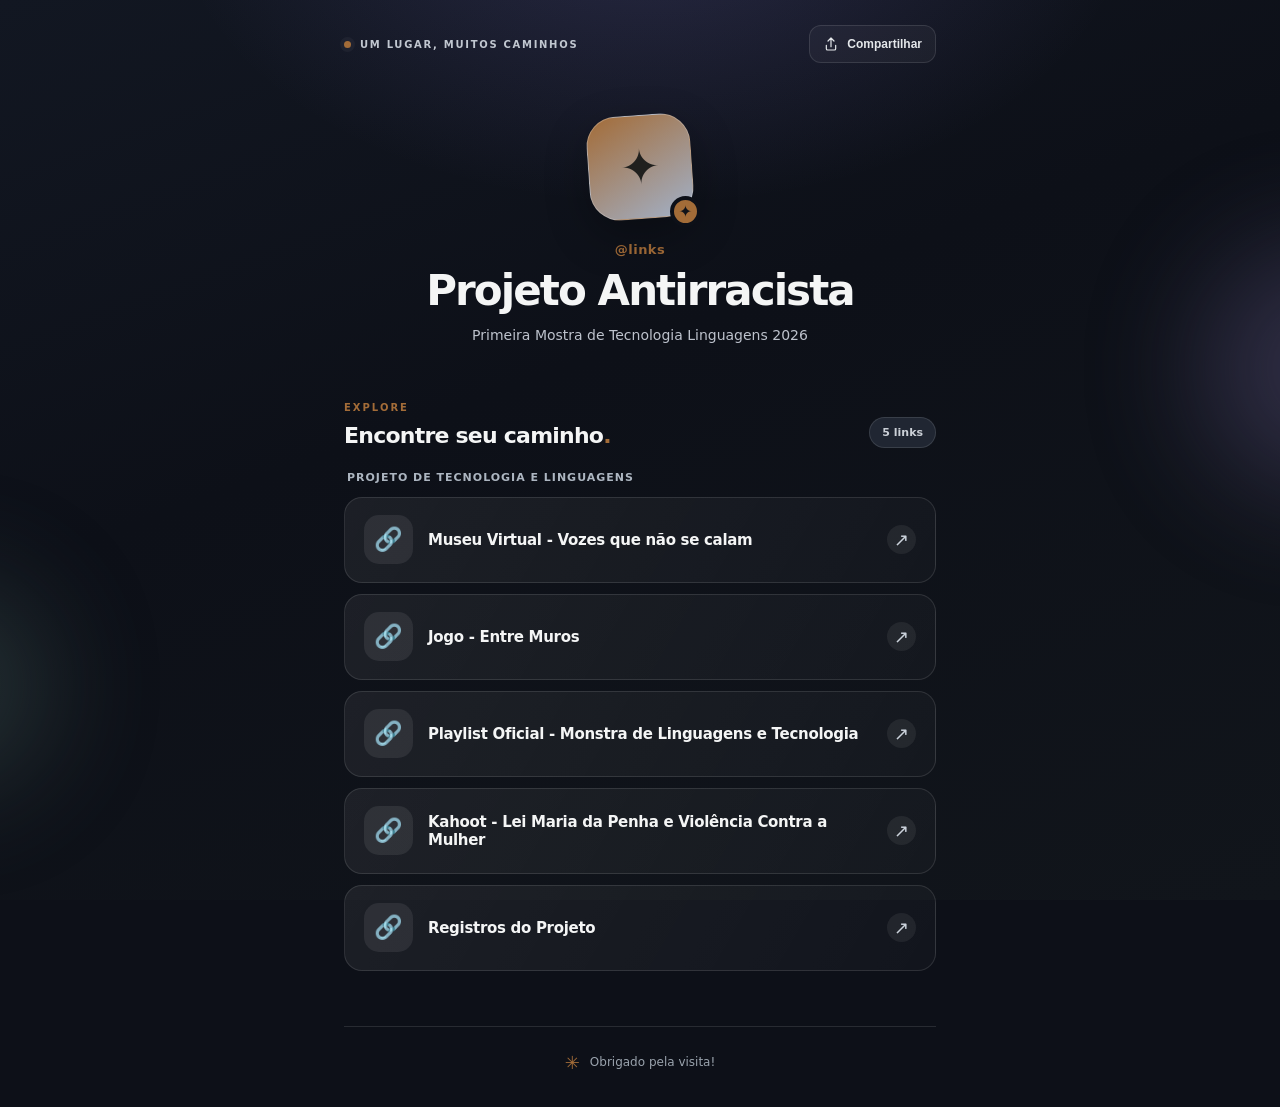
<file: index.html>
<!doctype html>
<html lang="pt-BR">
<head>
  <meta charset="utf-8">
  <meta name="viewport" content="width=device-width, initial-scale=1">
  <meta name="theme-color" content="#0e1118">
  <meta name="description" content="Todos os meus links em um só lugar.">
  <meta property="og:type" content="website">
  <meta property="og:title" content="central projetos antirracistas">
  <meta property="og:description" content="Todos os meus links em um só lugar.">
  <link rel="icon" href="./assets/favicon.svg" type="image/svg+xml">
  <link rel="stylesheet" href="./styles.css">
  <title>Minha central de links</title>
  <script src="./data/site.js" defer></script>
  <script src="./app.js" defer></script>
</head>
<body>
  <div class="ambient ambient-one" aria-hidden="true"></div>
  <div class="ambient ambient-two" aria-hidden="true"></div>
  <main class="page-shell">
    <div class="topline">
      <span class="eyebrow"><span class="pulse" aria-hidden="true"></span> UM LUGAR, MUITOS CAMINHOS</span>
      <button class="share-button" id="shareButton" type="button" aria-label="Compartilhar esta página" title="Compartilhar esta página">
        <svg viewBox="0 0 24 24" aria-hidden="true"><path d="M12 16V3m0 0L7.5 7.5M12 3l4.5 4.5M5 14v5a2 2 0 0 0 2 2h10a2 2 0 0 0 2-2v-5"/></svg>
        <span>Compartilhar</span>
      </button>
    </div>

    <header class="profile" id="profile">
      <div class="avatar-wrap"><div class="avatar" id="avatar" aria-hidden="true">✦</div><span class="avatar-mark" aria-hidden="true">✦</span></div>
      <div class="handle" id="profileHandle">@seuperfil</div>
      <h1 id="profileName">Sua central de links</h1>
      <p id="profileBio">Tudo o que você precisa encontrar, reunido aqui.</p>
    </header>

    <section class="content" aria-labelledby="linksHeading">
      <div class="section-intro">
        <div><span class="section-kicker">EXPLORE</span><h2 id="linksHeading">Encontre seu caminho<span class="accent-dot">.</span></h2></div>
        <span class="count-pill" id="linksCount" aria-live="polite">0 links</span>
      </div>
      <div class="search-holder" id="searchHolder" hidden>
        <svg viewBox="0 0 24 24" aria-hidden="true"><circle cx="10.8" cy="10.8" r="6.5"/><path d="m16 16 4.5 4.5"/></svg>
        <label class="sr-only" for="searchInput">Buscar links</label>
        <input id="searchInput" type="search" placeholder="Buscar um link..." autocomplete="off">
      </div>
      <div id="linksContainer" class="links-container" aria-live="polite"></div>
    </section>

    <footer class="footer"><span class="footer-star" aria-hidden="true">✳</span><span id="footerText">Todos os links em um só lugar.</span></footer>
  </main>
  <div role="status" id="toast" class="toast" aria-live="polite"></div>
  <noscript><p class="no-script">Este site precisa do JavaScript habilitado para exibir os links.</p></noscript>
</body>
</html>
</file>
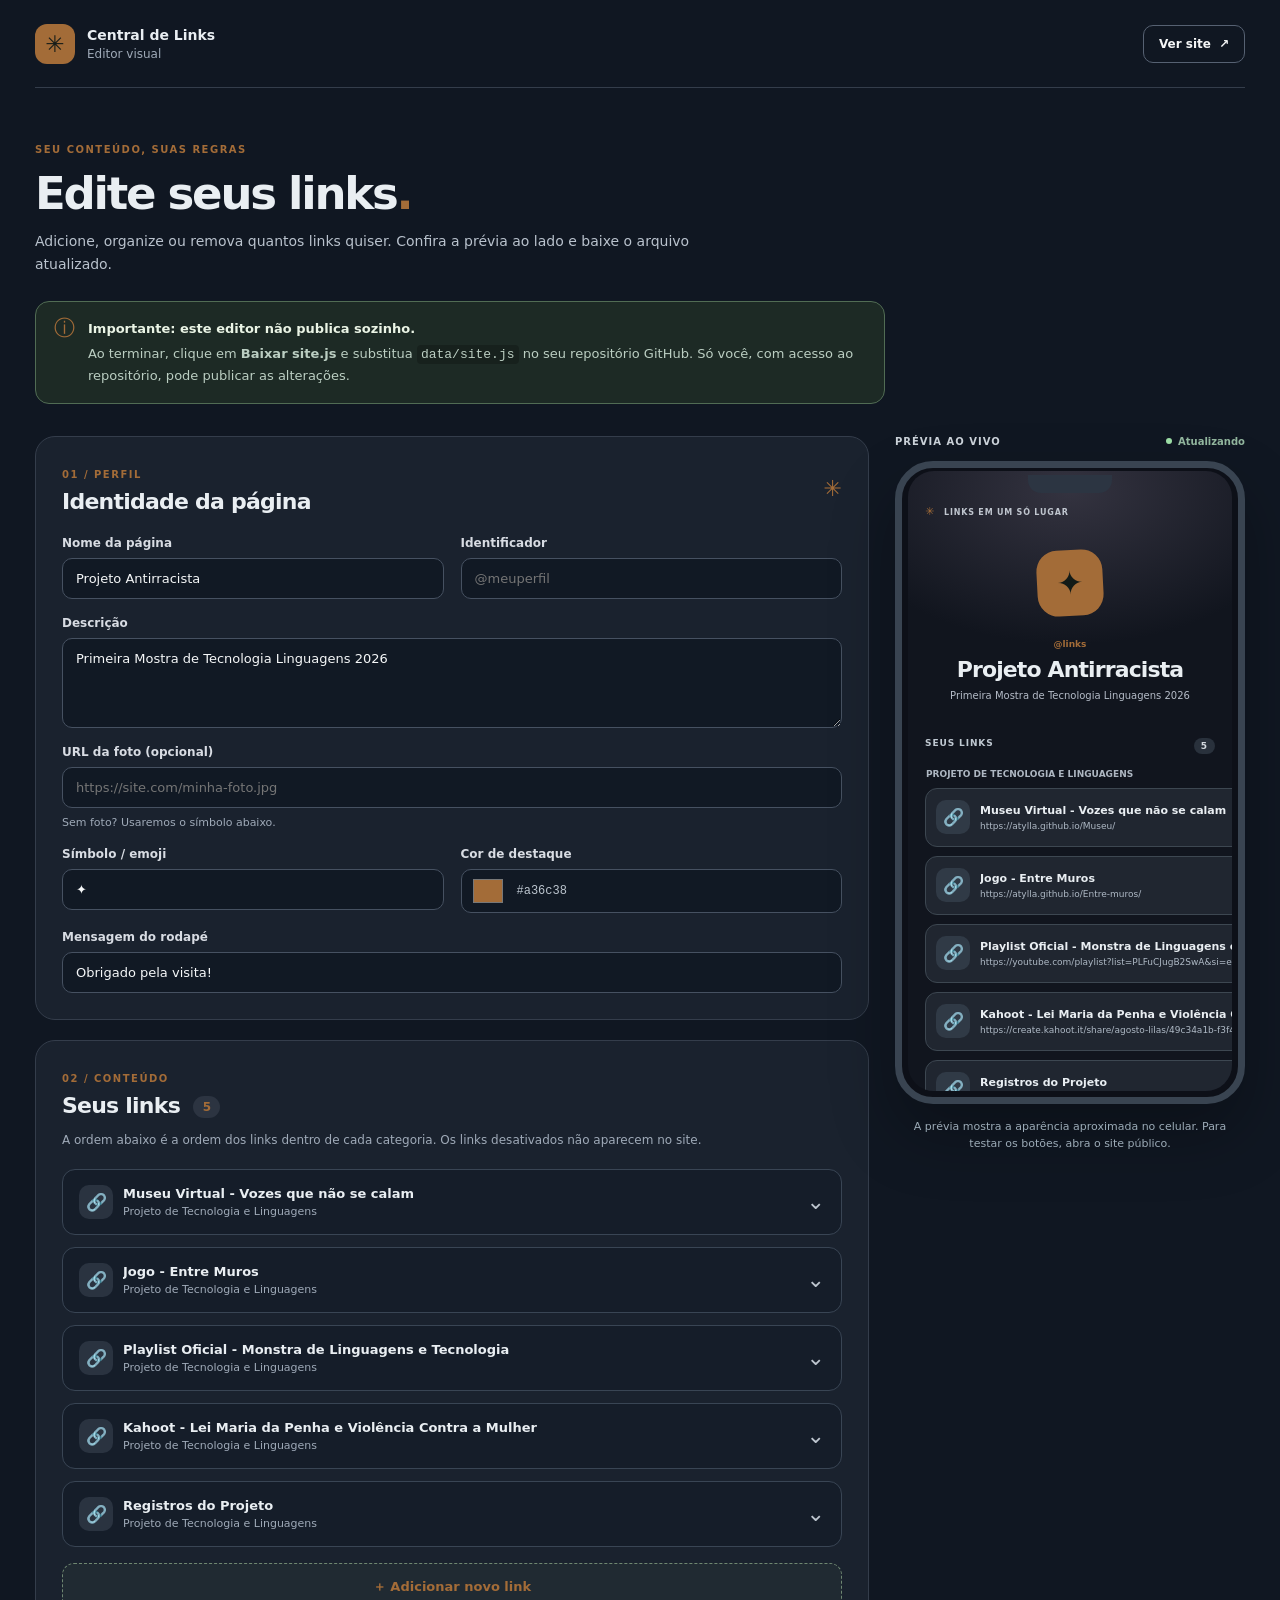
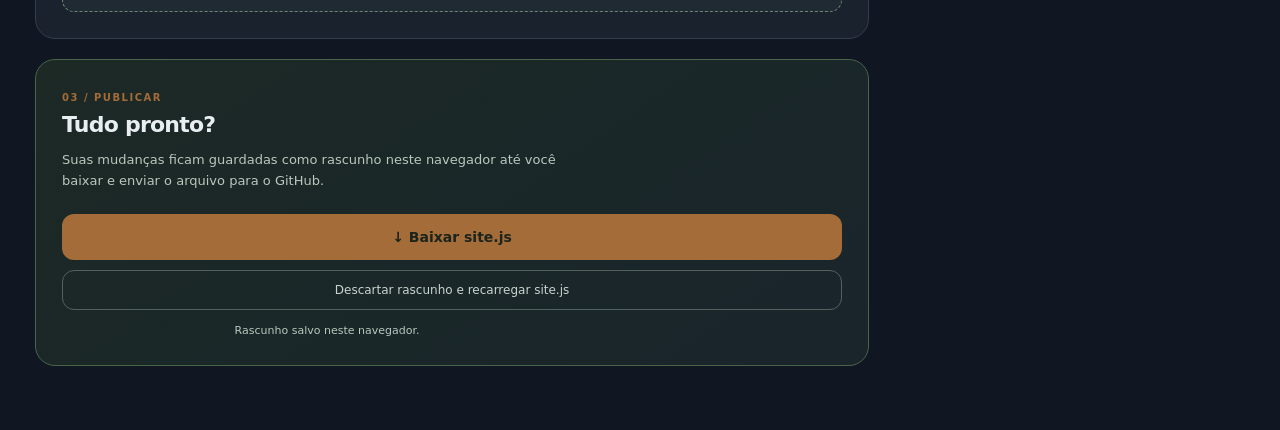
<file: editor.html>
<!doctype html>
<html lang="pt-BR">
<head>
  <meta charset="utf-8">
  <meta name="viewport" content="width=device-width, initial-scale=1">
  <meta name="robots" content="noindex, nofollow">
  <meta name="theme-color" content="#10151d">
  <link rel="icon" href="./assets/favicon.svg" type="image/svg+xml">
  <link rel="stylesheet" href="./editor.css">
  <title>Editor • Central de Links</title>
  <script src="./data/site.js" defer></script>
  <script src="./editor.js" defer></script>
</head>
<body>
  <div class="dashboard">
    <header class="topbar">
      <div class="brand"><div class="brand-mark">✳</div><div><strong>Central de Links</strong><span>Editor visual</span></div></div>
      <a class="open-site" href="./index.html" target="_blank" rel="noopener">Ver site <span aria-hidden="true">↗</span></a>
    </header>
    <div class="intro">
      <span class="eyebrow">SEU CONTEÚDO, SUAS REGRAS</span>
      <h1>Edite seus links<span>.</span></h1>
      <p>Adicione, organize ou remova quantos links quiser. Confira a prévia ao lado e baixe o arquivo atualizado.</p>
    </div>
    <div class="notice" role="note"><span aria-hidden="true">ⓘ</span><div><strong>Importante: este editor não publica sozinho.</strong><p>Ao terminar, clique em <b>Baixar site.js</b> e substitua <code>data/site.js</code> no seu repositório GitHub. Só você, com acesso ao repositório, pode publicar as alterações.</p></div></div>
    <div class="workspace">
      <main class="edit-column">
        <section class="editor-panel" aria-labelledby="profileTitle">
          <div class="panel-header"><div><span class="step">01 / PERFIL</span><h2 id="profileTitle">Identidade da página</h2></div><span class="mini-mark">✳</span></div>
          <div class="fields-grid">
            <label class="field"><span>Nome da página</span><input data-profile="name" type="text" placeholder="Meu projeto"></label>
            <label class="field"><span>Identificador</span><input data-profile="handle" type="text" placeholder="@meuperfil"></label>
            <label class="field span-two"><span>Descrição</span><textarea data-profile="bio" rows="3" placeholder="Fale um pouquinho sobre você ou o seu projeto"></textarea></label>
            <label class="field span-two"><span>URL da foto (opcional)</span><input data-profile="avatar" type="url" placeholder="https://site.com/minha-foto.jpg"><small>Sem foto? Usaremos o símbolo abaixo.</small></label>
            <label class="field"><span>Símbolo / emoji</span><input data-profile="symbol" type="text" maxlength="8" placeholder="✦"></label>
            <label class="field"><span>Cor de destaque</span><span class="color-control"><input data-profile="accent" type="color" aria-label="Selecionar cor"><span id="hexColor">#c6f68d</span></span></label>
            <label class="field span-two"><span>Mensagem do rodapé</span><input data-profile="footer" type="text" placeholder="Obrigado pela visita!"></label>
          </div>
        </section>

        <section class="editor-panel" aria-labelledby="linksTitle">
          <div class="panel-header"><div><span class="step">02 / CONTEÚDO</span><h2 id="linksTitle">Seus links <span class="number" id="totalLinks">0</span></h2></div></div>
          <div class="help-text">A ordem abaixo é a ordem dos links dentro de cada categoria. Os links desativados não aparecem no site.</div>
          <div class="edit-list" id="editList"></div>
          <button type="button" class="add-link" id="addLink">＋ Adicionar novo link</button>
        </section>

        <section class="publish-panel" aria-labelledby="publishTitle">
          <div><span class="step">03 / PUBLICAR</span><h2 id="publishTitle">Tudo pronto?</h2><p>Suas mudanças ficam guardadas como rascunho neste navegador até você baixar e enviar o arquivo para o GitHub.</p></div>
          <button class="download-button" id="downloadButton" type="button">↓ Baixar site.js</button>
          <button class="reset-button" id="resetButton" type="button">Descartar rascunho e recarregar site.js</button>
          <p class="save-state" id="saveState" role="status" aria-live="polite">Rascunho salvo neste navegador.</p>
        </section>
      </main>
      <aside class="preview-column" aria-label="Prévia da página">
        <div class="preview-sticky"><div class="preview-header"><span>PRÉVIA AO VIVO</span><span class="preview-indicator"><span></span> Atualizando</span></div>
          <div class="phone-shell"><div class="phone-notch"></div><div class="phone-inner"><div class="mini-topline">✳ <span>LINKS EM UM SÓ LUGAR</span></div><div class="mini-profile"><div class="mini-avatar" id="previewAvatar">✦</div><small id="previewHandle">@seuperfil</small><h3 id="previewName">Minha central de links</h3><p id="previewBio">Tudo em um só lugar.</p></div><div class="mini-label">SEUS LINKS <span id="previewCount">0</span></div><div id="previewLinks" class="mini-links"></div><div class="mini-footer" id="previewFooter">Obrigado pela visita!</div></div></div>
          <p class="preview-note">A prévia mostra a aparência aproximada no celular. Para testar os botões, abra o site público.</p>
        </div>
      </aside>
    </div>
  </div>
</body>
</html>
</file>
<file: styles.css>
:root{color-scheme:dark;--accent:#c6f68d;--bg:#0d1018;--surface:#191e29;--surface-2:#202632;--text:#f4f5f5;--muted:#a6acb7;--border:rgba(255,255,255,.115)}
*{box-sizing:border-box}html{min-height:100%;scroll-behavior:smooth}body{margin:0;min-height:100vh;overflow-x:hidden;background:var(--bg);color:var(--text);font-family:Inter,ui-sans-serif,system-ui,-apple-system,BlinkMacSystemFont,"Segoe UI",sans-serif;-webkit-font-smoothing:antialiased}
body:before{content:"";position:fixed;inset:0;z-index:-2;pointer-events:none;background:radial-gradient(ellipse 48% 42% at 51% -10%,rgba(137,126,222,.20),transparent 78%),linear-gradient(160deg,#121722 0%,#0d1018 42%,#11151b 100%)}
.ambient{pointer-events:none;position:fixed;z-index:-1;border-radius:50%;filter:blur(60px);opacity:.42}.ambient-one{width:250px;height:250px;top:27%;right:-170px;background:#5d5480}.ambient-two{width:200px;height:200px;top:65%;left:-155px;background:#48625e}.page-shell{max-width:640px;margin:0 auto;padding:25px 24px 34px}.topline{display:flex;align-items:center;justify-content:space-between;gap:16px}.eyebrow{display:inline-flex;align-items:center;gap:9px;font-size:10px;font-weight:800;letter-spacing:.17em;color:#c1c7d0}.pulse{display:inline-block;width:7px;height:7px;background:var(--accent);border-radius:100%;box-shadow:0 0 0 4px rgba(255,255,255,.04)}.share-button{display:inline-flex;align-items:center;gap:8px;padding:10px 13px;cursor:pointer;color:#e5e8eb;border:1px solid var(--border);border-radius:12px;background:rgba(255,255,255,.038);font-size:12px;font-weight:700;transition:background .2s,border-color .2s}.share-button:hover,.share-button:focus-visible{background:#272e38;border-color:#67717b}.share-button svg,.search-holder svg{width:16px;height:16px;fill:none;stroke:currentColor;stroke-width:1.8;stroke-linecap:round;stroke-linejoin:round}.profile{text-align:center;padding:52px 0 49px}.avatar-wrap{position:relative;width:104px;height:104px;margin:0 auto 23px}.avatar{height:104px;width:104px;display:grid;place-items:center;overflow:hidden;border-radius:30px;border:1px solid rgba(255,255,255,.22);color:#20201e;background:linear-gradient(150deg,var(--accent),#a2adc0 95%);font-size:48px;font-weight:800;box-shadow:0 16px 44px rgba(0,0,0,.3);transform:rotate(-4deg)}.avatar img{height:100%;width:100%;object-fit:cover;transform:rotate(4deg)}.avatar-mark{position:absolute;right:-9px;bottom:-8px;display:grid;place-items:center;width:31px;height:31px;border:4px solid var(--bg);background:var(--accent);color:#101319;border-radius:50%;font-size:16px}.handle{font-size:13px;color:var(--accent);font-weight:800;letter-spacing:.035em}.profile h1{max-width:560px;margin:10px auto 10px;font-weight:800;font-size:clamp(29px,6vw,42px);letter-spacing:-.046em;line-height:1.12;overflow-wrap:anywhere}.profile p{max-width:440px;margin:0 auto;color:#bdc2cc;line-height:1.65;font-size:14px;white-space:pre-line}.section-intro{display:flex;align-items:end;justify-content:space-between;gap:12px;margin-bottom:21px}.section-kicker{color:var(--accent);font-weight:800;font-size:10px;letter-spacing:.2em}.section-intro h2{margin:7px 0 0;font-size:22px;line-height:1.25;letter-spacing:-.035em}.accent-dot{color:var(--accent)}.count-pill{white-space:nowrap;font-size:11px;font-weight:800;color:#cbd0d7;background:#202632;border:1px solid var(--border);border-radius:30px;padding:8px 12px;margin-bottom:2px}.search-holder{display:flex;align-items:center;gap:11px;border-radius:13px;border:1px solid var(--border);background:rgba(255,255,255,.045);padding:0 15px;margin-bottom:21px;color:#aab1be}.search-holder[hidden]{display:none}.search-holder input{color:var(--text);background:transparent;border:0;padding:15px 0;flex:1;outline:0;font:inherit;font-size:13px;min-width:0}.search-holder:focus-within{border-color:var(--accent)}.search-holder input::placeholder{color:#929baa}.links-container{display:flex;flex-direction:column;gap:27px}.link-section{display:flex;flex-direction:column;gap:11px}.category-heading{font-size:11px;font-weight:800;letter-spacing:.09em;color:#adb6c1;text-transform:uppercase;margin:0 0 2px 3px}.link-card{position:relative;display:flex;align-items:center;gap:15px;min-height:86px;padding:16px 19px;border:1px solid var(--border);border-radius:18px;background:linear-gradient(120deg,rgba(255,255,255,.063),rgba(255,255,255,.022));text-decoration:none;color:var(--text);transition:transform .2s,border-color .2s,background .2s,box-shadow .2s;isolation:isolate}.link-card:hover{transform:translateY(-2px);border-color:color-mix(in srgb,var(--accent) 60%,transparent);box-shadow:0 15px 35px rgba(0,0,0,.18);background:#242a34}.link-card:focus-visible{outline:3px solid var(--accent);outline-offset:3px}.link-card.featured{border-color:color-mix(in srgb,var(--accent) 45%,transparent);background:linear-gradient(105deg,rgba(198,246,141,.12),rgba(255,255,255,.035) 55%)}.link-icon{display:grid;place-items:center;flex:0 0 49px;width:49px;height:49px;border-radius:15px;background:rgba(255,255,255,.08);font-size:23px}.featured .link-icon{background:color-mix(in srgb,var(--accent) 16%,transparent)}.link-details{flex:1;min-width:0}.link-title{display:flex;align-items:center;gap:9px;font-weight:780;font-size:15px;letter-spacing:-.02em;overflow-wrap:anywhere}.featured-label{background:var(--accent);color:#121919;font-size:9px;letter-spacing:.035em;font-weight:900;border-radius:5px;padding:4px 5px;text-transform:uppercase;white-space:nowrap}.link-description{margin-top:5px;font-size:12px;line-height:1.48;color:#acb4c0;overflow-wrap:anywhere}.link-arrow{display:grid;place-items:center;flex:0 0 29px;height:29px;width:29px;border-radius:50%;background:rgba(255,255,255,.065);color:#cbd2db;font-size:18px;transition:transform .2s,background .2s}.link-card:hover .link-arrow{transform:translate(2px,-2px);background:var(--accent);color:#161a19}.empty-state{padding:32px 18px;border:1px dashed #5c6672;border-radius:16px;text-align:center;color:#bec5cf;font-size:14px;line-height:1.65}.footer{display:flex;align-items:center;justify-content:center;gap:10px;border-top:1px solid var(--border);margin-top:55px;padding:25px 0 0;color:#9aa3ad;text-align:center;font-size:12px}.footer-star{color:var(--accent);font-size:18px}.toast{position:fixed;left:50%;bottom:24px;transform:translate(-50%,20px);border:1px solid #516957;color:#e9f8df;background:#24352a;padding:12px 18px;border-radius:14px;box-shadow:0 12px 45px rgba(0,0,0,.3);font-size:13px;opacity:0;pointer-events:none;transition:opacity .2s,transform .2s;z-index:99}.toast.show{opacity:1;transform:translate(-50%,0)}.no-script{text-align:center;font-size:14px;padding:15px}.sr-only{position:absolute;width:1px;height:1px;padding:0;margin:-1px;overflow:hidden;clip:rect(0,0,0,0);white-space:nowrap;border:0}@media(max-width:500px){.page-shell{padding:21px 18px 28px}.eyebrow{font-size:9px;letter-spacing:.11em}.profile{padding:39px 0 41px}.section-intro h2{font-size:21px}.link-card{padding:13px 14px;gap:12px;min-height:81px}.link-icon{width:44px;height:44px;flex-basis:44px;font-size:21px}.link-title{font-size:14px}.link-description{font-size:11px}.featured-label{font-size:8px}.share-button{padding:10px}.share-button span{display:none}}
@media(prefers-reduced-motion:reduce){*,*:before,*:after{transition:none!important;scroll-behavior:auto!important}}
</file>
<file: editor.css>
:root{--accent:#c6f68d;--ink:#e9eef2;--muted:#9faab8;--line:#343d4b;--panel:#1a222e;--bg:#101722;--shade:#141d29;color-scheme:dark}*{box-sizing:border-box}body{background:var(--bg);margin:0;color:var(--ink);font-family:Inter,ui-sans-serif,system-ui,-apple-system,"Segoe UI",sans-serif;-webkit-font-smoothing:antialiased}button,input,textarea{font:inherit}button{cursor:pointer}.dashboard{max-width:1280px;margin:0 auto;padding:0 35px 65px}.topbar{height:88px;display:flex;align-items:center;justify-content:space-between;border-bottom:1px solid var(--line)}.brand{display:flex;align-items:center;gap:12px}.brand-mark{width:40px;height:40px;border-radius:12px;display:grid;place-items:center;color:#171d19;background:var(--accent);font-size:23px;font-weight:bold}.brand strong,.brand span{display:block}.brand strong{font-size:14px}.brand span{color:var(--muted);font-size:12px;margin-top:4px}.open-site{display:inline-flex;gap:8px;align-items:center;padding:11px 15px;border-radius:10px;border:1px solid #566172;text-decoration:none;font-weight:700;color:#f5f6f7;font-size:12px}.open-site:hover{background:#27313e}.intro{margin:50px 0 25px}.eyebrow,.step{font-size:10px;letter-spacing:.15em;font-weight:900;color:var(--accent)}.intro h1{font-size:clamp(32px,4vw,45px);letter-spacing:-.05em;margin:10px 0}.intro h1 span{color:var(--accent)}.intro p{font-size:14px;line-height:1.65;color:#b9c2cd;margin:0;max-width:670px}.notice{display:flex;gap:13px;max-width:850px;padding:16px 18px;border:1px solid #516c54;border-radius:14px;background:#1d2a25;margin:24px 0 32px;font-size:13px;line-height:1.65}.notice>span{font-size:21px;line-height:1;color:var(--accent)}.notice strong{color:#eaf4e5}.notice p{margin:3px 0 0;color:#bbcec2}.notice code{background:rgba(0,0,0,.22);padding:2px 4px;border-radius:4px}.workspace{display:grid;grid-template-columns:minmax(0,1fr) 350px;gap:26px;align-items:start}.edit-column{display:grid;gap:20px}.editor-panel,.publish-panel{padding:26px;border:1px solid var(--line);border-radius:20px;background:var(--panel)}.panel-header{display:flex;align-items:center;justify-content:space-between;margin-bottom:22px}.panel-header h2,.publish-panel h2{font-size:22px;letter-spacing:-.035em;margin:7px 0 0}.mini-mark{font-size:22px;color:var(--accent)}.fields-grid{display:grid;grid-template-columns:1fr 1fr;gap:17px}.span-two{grid-column:span 2}.field{min-width:0;display:flex;flex-direction:column;gap:8px}.field>span:first-child{font-size:12px;font-weight:750;color:#d8dce3}.field input:not([type=color]),.field textarea,.link-field input{width:100%;min-width:0;border:1px solid #465161;background:#111924;border-radius:10px;outline:none;color:#f5f7f8;padding:12px 13px;font-size:13px}.field textarea{resize:vertical;min-height:90px}.field input:focus,.field textarea:focus,.link-field input:focus{border-color:var(--accent)}.field small{color:var(--muted);font-size:11px;line-height:1.35}.color-control{display:flex;align-items:center;gap:12px;min-height:44px;padding:5px 9px;border-radius:10px;background:#111924;border:1px solid #465161}.color-control input{width:34px;height:32px;padding:0;border:none;background:transparent;cursor:pointer}.color-control span{color:#bcc5ce;font-size:12px;font-family:ui-monospace,monospace}.number{font-size:12px;background:#2c3441;border-radius:30px;color:var(--accent);padding:4px 10px;vertical-align:middle;margin-left:6px}.help-text{font-size:12px;color:var(--muted);line-height:1.55;margin:-9px 0 19px}.edit-list{display:grid;gap:12px}.link-edit{border:1px solid #394554;border-radius:13px;background:#151d29;overflow:hidden}.link-edit[open]{border-color:#62716b}.link-edit summary{list-style:none;display:flex;align-items:center;gap:10px;cursor:pointer;padding:15px 16px;user-select:none}.link-edit summary::-webkit-details-marker{display:none}.summary-icon{width:34px;height:34px;flex:0 0 34px;background:#2a3340;display:grid;place-items:center;border-radius:10px;font-size:17px}.summary-labels{min-width:0;flex:1}.summary-labels strong,.summary-labels small{display:block;overflow:hidden;text-overflow:ellipsis;white-space:nowrap}.summary-labels strong{font-size:13px}.summary-labels small{font-size:11px;color:var(--muted);margin-top:4px}.link-edit summary:after{content:'⌄';color:#bec6cf;font-size:22px;transform:rotate(0deg)}.link-edit[open] summary:after{transform:rotate(180deg)}.edit-body{padding:0 16px 18px;border-top:1px solid #313c4a}.link-fields{display:grid;grid-template-columns:1fr 1fr;gap:13px;padding:16px 0}.link-field{display:flex;flex-direction:column;gap:7px;min-width:0}.link-field.wide{grid-column:span 2}.link-field span{font-size:11px;font-weight:750;color:#d8dee6}.link-field input{padding:11px 12px}.toggles{display:flex;flex-wrap:wrap;gap:18px;margin:1px 0 15px}.toggle{display:flex;align-items:center;gap:8px;font-size:12px;color:#d6dce4;cursor:pointer}.toggle input{accent-color:#b8ea85;width:16px;height:16px}.edit-actions{display:flex;gap:8px;flex-wrap:wrap}.edit-actions button{border:1px solid #435163;background:#253040;color:#e6ebf1;padding:9px 12px;border-radius:9px;font-size:12px}.edit-actions button:hover{background:#364454}.edit-actions button.delete{margin-left:auto;color:#ffb9b9;border-color:#714448;background:#39272c}.edit-actions button:disabled{opacity:.4;cursor:not-allowed}.add-link{margin-top:16px;width:100%;height:49px;border:1px dashed #6e8671;border-radius:12px;color:var(--accent);background:rgba(198,246,141,.04);font-weight:800;font-size:13px}.add-link:hover{background:rgba(198,246,141,.10)}.publish-panel{border-color:#496447;background:linear-gradient(145deg,#1c2925,#19252b)}.publish-panel p{font-size:13px;color:#b9c8bd;line-height:1.6;max-width:530px}.download-button{display:block;width:100%;border:0;border-radius:12px;padding:15px;background:var(--accent);color:#1b241d;font-size:14px;font-weight:900;margin:22px 0 10px}.download-button:hover{filter:brightness(.94)}.reset-button{display:block;width:100%;padding:12px;border:1px solid #53615d;border-radius:12px;background:transparent;color:#c7d4cd;font-size:12px}.reset-button:hover{background:#28362f}.save-state{font-size:11px!important;text-align:center;margin:12px 0 0!important}.preview-sticky{position:sticky;top:24px}.preview-header{display:flex;justify-content:space-between;align-items:center;font-size:10px;font-weight:900;letter-spacing:.1em;color:#cad1d8;margin:0 0 14px}.preview-indicator{display:flex;align-items:center;gap:6px;letter-spacing:0;color:#91b59d;font-weight:700}.preview-indicator span{width:6px;height:6px;border-radius:50%;background:#9cdda5}.phone-shell{border:7px solid #394451;border-radius:38px;padding:6px;background:#0d1018;box-shadow:0 30px 65px rgba(0,0,0,.28)}.phone-notch{position:relative;z-index:1;margin:1px auto -22px;background:#2c3542;width:84px;height:18px;border-radius:0 0 13px 13px}.phone-inner{border-radius:26px;overflow:hidden;padding:34px 17px 25px;min-height:540px;max-height:620px;overflow-y:auto;background:radial-gradient(ellipse 75% 25% at 50% 3%,#343340 0%,transparent 100%),#11151e;scrollbar-width:thin}.mini-topline{font-size:11px;color:var(--accent);font-weight:900}.mini-topline span{font-size:8px;letter-spacing:.1em;color:#c0c6cf;margin-left:6px}.mini-profile{text-align:center;margin:32px 0 34px}.mini-avatar{display:grid;place-items:center;margin:0 auto 16px;width:66px;height:66px;border-radius:21px;background:var(--accent);color:#131b17;font-size:32px;overflow:hidden;transform:rotate(-3deg)}.mini-avatar img{width:100%;height:100%;object-fit:cover;transform:rotate(3deg)}.mini-profile small{font-size:9px;color:var(--accent);font-weight:800}.mini-profile h3{margin:6px 0;font-size:22px;letter-spacing:-.04em;overflow-wrap:anywhere}.mini-profile p{max-width:260px;margin:auto;color:#b5bcc8;font-size:10px;line-height:1.6;white-space:pre-line}.mini-label{font-size:9px;font-weight:900;letter-spacing:.1em;color:#c0c9d2;margin-bottom:12px}.mini-label span{float:right;background:#29313c;border-radius:12px;padding:3px 7px;color:#d4d9df}.mini-links{display:grid;gap:9px}.mini-category{font-size:9px;text-transform:uppercase;color:#aeb7c2;font-weight:800;margin:9px 1px 0}.mini-card{display:flex;align-items:center;gap:10px;border:1px solid #3d4751;background:#202630;border-radius:12px;padding:10px;min-height:59px}.mini-card.featured{border-color:var(--accent);background:#27312d}.mini-icon{width:34px;height:34px;display:grid;place-items:center;flex:0 0 34px;border-radius:10px;background:#303a46;font-size:17px}.mini-card-text{min-width:0;flex:1}.mini-card-text strong,.mini-card-text small{display:block;overflow:hidden;text-overflow:ellipsis;white-space:nowrap}.mini-card-text strong{font-size:11px}.mini-card-text small{font-size:9px;color:#aeb9c5;margin-top:4px}.mini-card-arrow{color:#ccd3dc}.mini-footer{margin-top:35px;border-top:1px solid #353f49;padding-top:17px;text-align:center;font-size:9px;color:#9aadb6}.preview-note{max-width:320px;margin:14px auto;font-size:11px;line-height:1.6;color:#9cabb7;text-align:center}@media(max-width:1100px){.workspace{grid-template-columns:minmax(0,1fr) 305px;gap:18px}.dashboard{padding-left:25px;padding-right:25px}}@media(max-width:800px){.workspace{display:flex;flex-direction:column}.edit-column{width:100%}.preview-column{width:100%;max-width:340px;margin:20px auto 0}.preview-sticky{position:static}}@media(max-width:520px){.dashboard{padding:0 15px 40px}.topbar{height:72px}.intro{margin-top:34px}.intro p{font-size:13px}.editor-panel,.publish-panel{padding:19px}.fields-grid{grid-template-columns:1fr}.span-two{grid-column:auto}.link-fields{grid-template-columns:1fr}.link-field.wide{grid-column:auto}.notice{font-size:12px;padding:13px}.edit-actions button{flex:1}.edit-actions button.delete{margin-left:0;flex:0 0 100%}}
</file>
